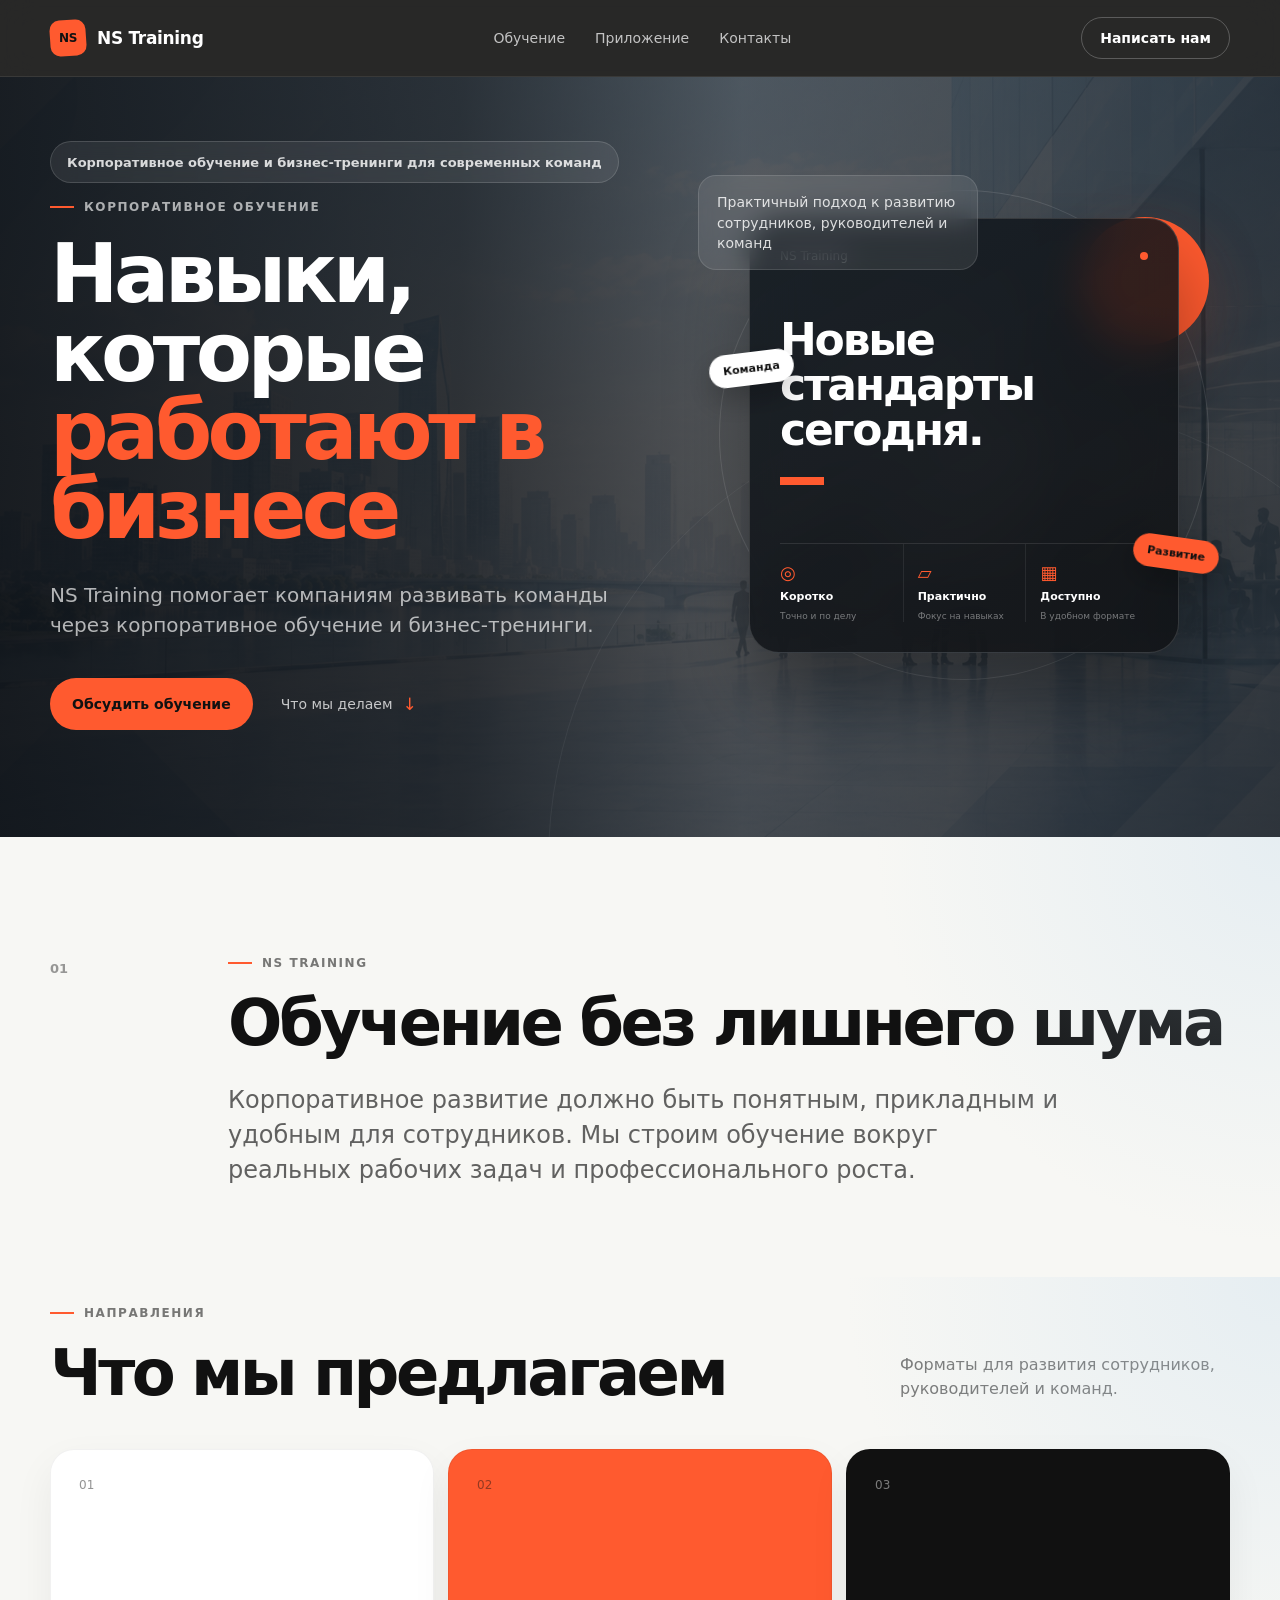
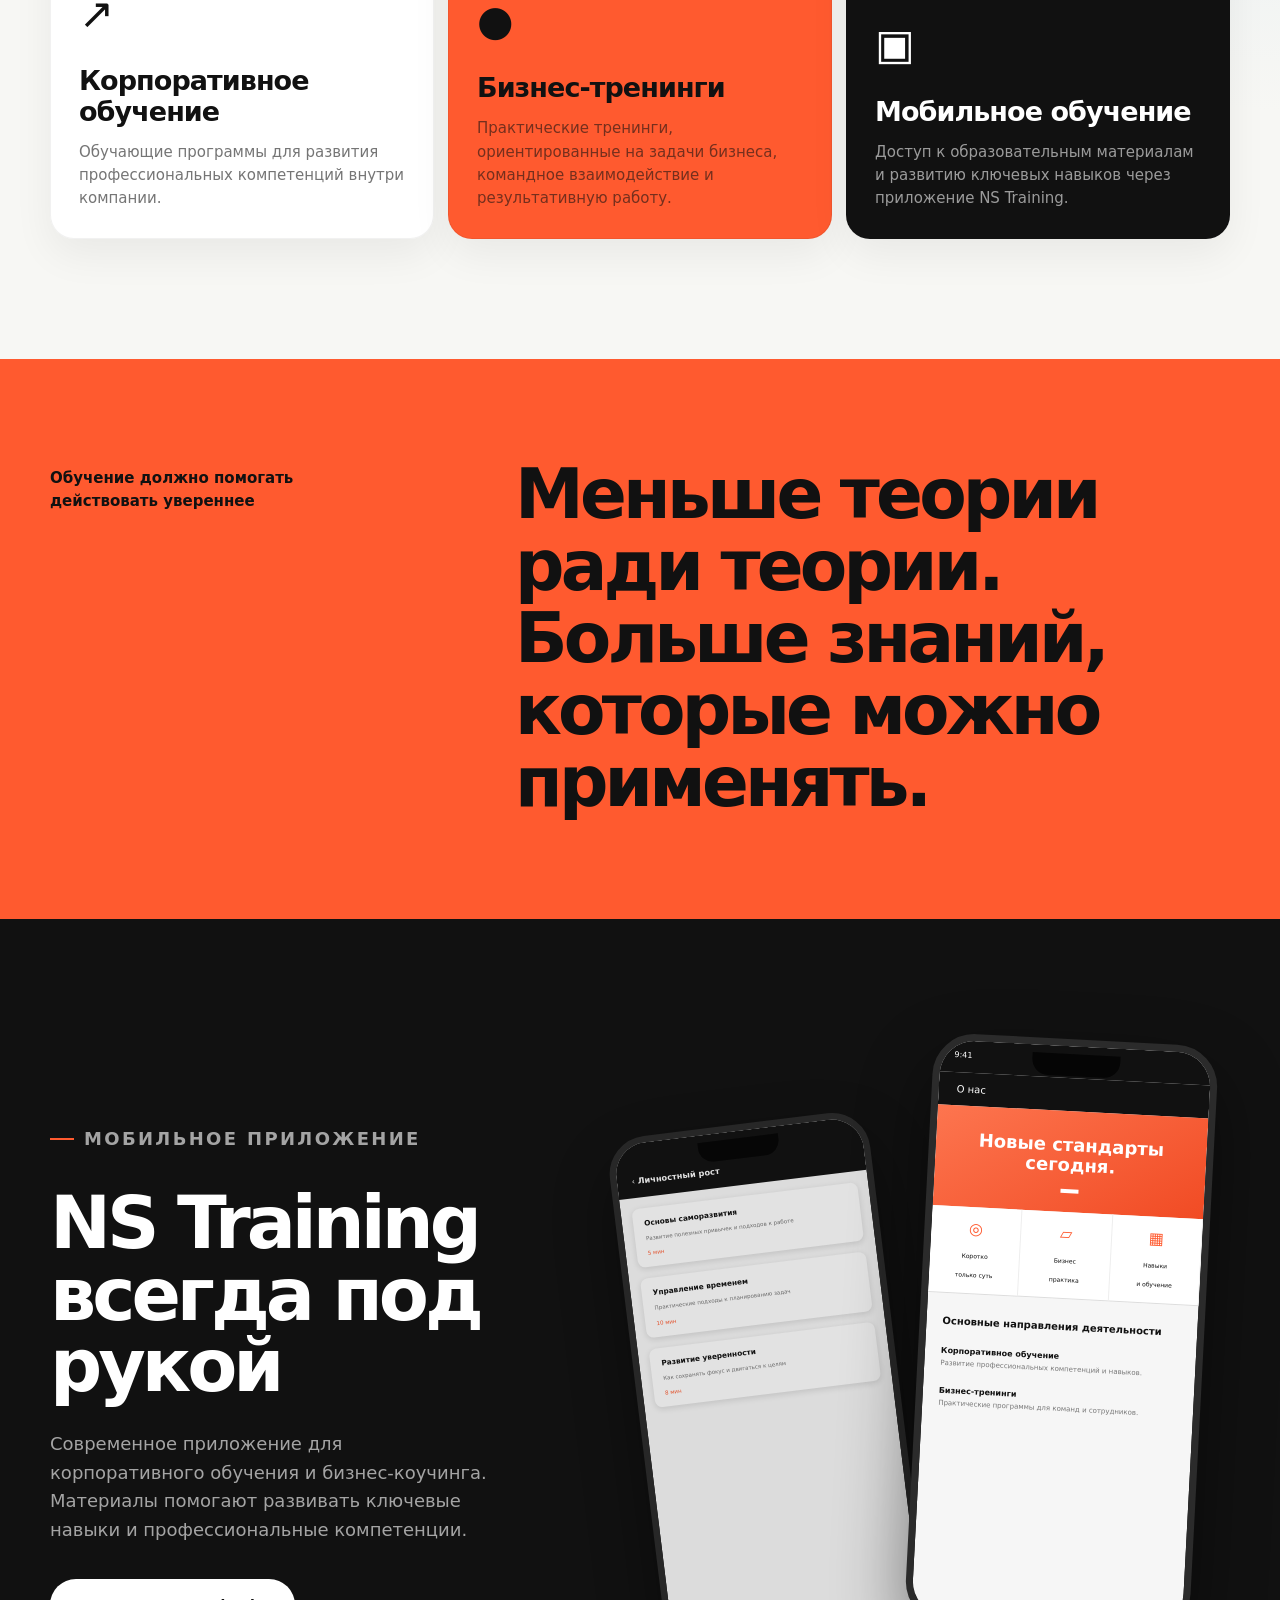
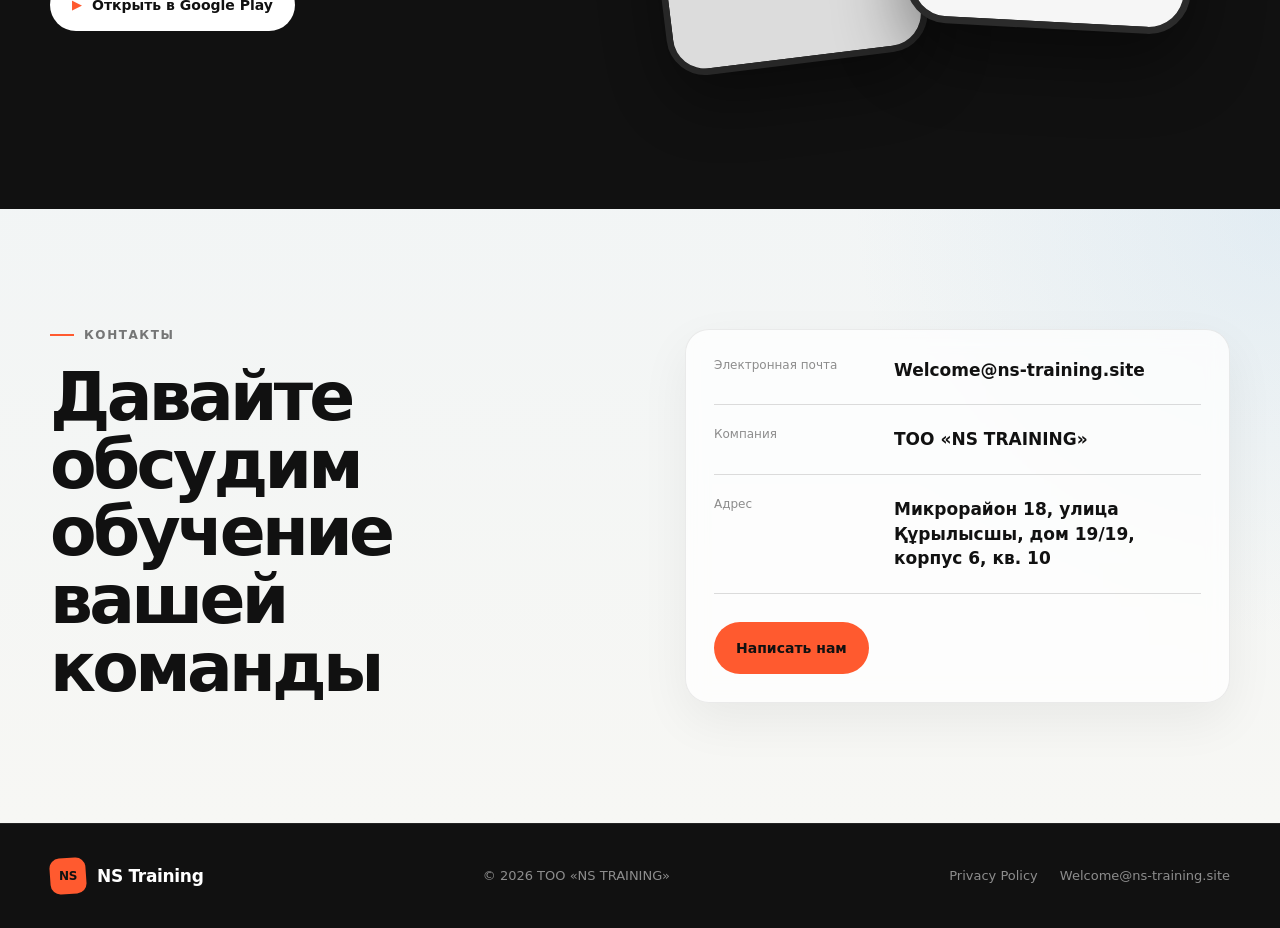
<file: index.html>
<!doctype html>
<html lang="ru">
<head>
  <meta charset="utf-8">
  <meta name="viewport" content="width=device-width, initial-scale=1">
  <title>NS Training — корпоративное обучение и бизнес-тренинги</title>
  <meta name="description" content="NS Training — корпоративное обучение и бизнес-тренинги для развития профессиональных и управленческих навыков.">
  <meta name="theme-color" content="#111111">
  <meta property="og:title" content="NS Training — корпоративное обучение и бизнес-тренинги">
  <meta property="og:description" content="Обучение для команд и бизнеса. Практичный формат, современная подача и мобильное приложение NS Training.">
  <meta property="og:type" content="website">
  <meta property="og:url" content="https://ns-training.site/">
  <link rel="icon" href="assets/favicon.svg" type="image/svg+xml">
  <link rel="stylesheet" href="styles.css">
</head>
<body>
  <header class="site-header" id="top">
    <div class="container header-inner">
      <a class="brand" href="#top" aria-label="NS Training — на главную">
        <span class="brand-mark" aria-hidden="true"><span>NS</span></span>
        <span class="brand-name">NS Training</span>
      </a>

      <nav class="nav" aria-label="Основная навигация">
        <a href="#services">Обучение</a>
        <a href="#app">Приложение</a>
        <a href="#contacts">Контакты</a>
      </nav>

      <a class="button button-small button-outline" href="mailto:Welcome@ns-training.site">Написать нам</a>
    </div>
  </header>

  <main>
    <section class="hero section-dark">
      <div class="hero-bg" aria-hidden="true"></div>
      <div class="hero-overlay" aria-hidden="true"></div>
      <div class="container hero-grid">
        <div class="hero-copy reveal">
          <div class="hero-note">Корпоративное обучение и бизнес-тренинги для современных команд</div>
          <p class="eyebrow"><span></span> Корпоративное обучение</p>
          <h1>Навыки, которые<br><strong>работают в бизнесе</strong></h1>
          <p class="hero-lead">NS Training помогает компаниям развивать команды через корпоративное обучение и бизнес-тренинги.</p>
          <div class="hero-actions">
            <a class="button button-primary" href="mailto:Welcome@ns-training.site?subject=Запрос%20на%20обучение">Обсудить обучение</a>
            <a class="text-link" href="#services">Что мы делаем <span aria-hidden="true">↓</span></a>
          </div>
        </div>

        <div class="hero-visual reveal" aria-hidden="true">
          <div class="hero-visual-caption">Практичный подход к развитию сотрудников, руководителей и команд</div>
          <div class="orbit orbit-one"></div>
          <div class="orbit orbit-two"></div>
          <div class="hero-card hero-card-main">
            <div class="card-topline">
              <span>NS Training</span>
              <span class="dot"></span>
            </div>
            <div class="hero-card-title">Новые стандарты<br>сегодня.</div>
            <div class="hero-card-grid">
              <div><span class="mini-icon">◎</span><b>Коротко</b><small>Точно и по делу</small></div>
              <div><span class="mini-icon">▱</span><b>Практично</b><small>Фокус на навыках</small></div>
              <div><span class="mini-icon">▦</span><b>Доступно</b><small>В удобном формате</small></div>
            </div>
          </div>
          <div class="floating-chip chip-one">Команда</div>
          <div class="floating-chip chip-two">Развитие</div>
          <div class="accent-disc"></div>
        </div>
      </div>
    </section>

    <section class="intro section-light">
      <div class="container intro-grid">
        <div class="section-number">01</div>
        <div>
          <p class="eyebrow dark"><span></span> NS Training</p>
          <h2>Обучение без лишнего шума</h2>
          <p class="section-lead">Корпоративное развитие должно быть понятным, прикладным и удобным для сотрудников. Мы строим обучение вокруг реальных рабочих задач и профессионального роста.</p>
        </div>
      </div>
    </section>

    <section class="services section-light" id="services">
      <div class="container">
        <div class="section-head">
          <div>
            <p class="eyebrow dark"><span></span> Направления</p>
            <h2>Что мы предлагаем</h2>
          </div>
          <p>Форматы для развития сотрудников, руководителей и команд.</p>
        </div>

        <div class="service-grid">
          <article class="service-card reveal">
            <div class="service-index">01</div>
            <div class="service-symbol">↗</div>
            <h3>Корпоративное обучение</h3>
            <p>Обучающие программы для развития профессиональных компетенций внутри компании.</p>
          </article>

          <article class="service-card service-card-accent reveal">
            <div class="service-index">02</div>
            <div class="service-symbol">●</div>
            <h3>Бизнес-тренинги</h3>
            <p>Практические тренинги, ориентированные на задачи бизнеса, командное взаимодействие и результативную работу.</p>
          </article>

          <article class="service-card service-card-dark reveal">
            <div class="service-index">03</div>
            <div class="service-symbol">▣</div>
            <h3>Мобильное обучение</h3>
            <p>Доступ к образовательным материалам и развитию ключевых навыков через приложение NS Training.</p>
          </article>
        </div>
      </div>
    </section>

    <section class="statement section-orange">
      <div class="container statement-grid">
        <p class="statement-kicker">Обучение должно помогать действовать увереннее</p>
        <h2>Меньше теории ради теории.<br>Больше знаний, которые можно применять.</h2>
      </div>
    </section>

    <section class="app-section section-dark" id="app">
      <div class="container app-grid">
        <div class="app-copy reveal">
          <p class="eyebrow"><span></span> Мобильное приложение</p>
          <h2>NS Training<br>всегда под рукой</h2>
          <p>Современное приложение для корпоративного обучения и бизнес-коучинга. Материалы помогают развивать ключевые навыки и профессиональные компетенции.</p>
          <a class="button button-white" href="https://play.google.com/store/apps/details?id=com.nstraining.promo&pli=1" target="_blank" rel="noopener noreferrer">
            <span class="play-icon" aria-hidden="true">▶</span>
            Открыть в Google Play
          </a>
        </div>

        <div class="phones reveal" aria-label="Интерфейс приложения NS Training">
          <div class="phone phone-back" aria-hidden="true">
            <div class="phone-notch"></div>
            <div class="phone-screen white-screen">
              <div class="appbar">‹ <b>Личностный рост</b></div>
              <div class="lesson-card"><b>Основы саморазвития</b><span>Развитие полезных привычек и подходов к работе</span><small>5 мин</small></div>
              <div class="lesson-card"><b>Управление временем</b><span>Практические подходы к планированию задач</span><small>10 мин</small></div>
              <div class="lesson-card"><b>Развитие уверенности</b><span>Как сохранять фокус и двигаться к целям</span><small>8 мин</small></div>
            </div>
          </div>

          <div class="phone phone-front" aria-hidden="true">
            <div class="phone-notch"></div>
            <div class="phone-screen">
              <div class="mock-status">9:41</div>
              <div class="mock-header">О нас</div>
              <div class="mock-hero">Новые стандарты<br><b>сегодня.</b><span></span></div>
              <div class="mock-tabs">
                <div><i>◎</i><small>Коротко<br>только суть</small></div>
                <div><i>▱</i><small>Бизнес<br>практика</small></div>
                <div><i>▦</i><small>Навыки<br>и обучение</small></div>
              </div>
              <div class="mock-content">
                <b>Основные направления деятельности</b>
                <p>Корпоративное обучение</p>
                <span>Развитие профессиональных компетенций и навыков.</span>
                <p>Бизнес-тренинги</p>
                <span>Практические программы для команд и сотрудников.</span>
              </div>
            </div>
          </div>
        </div>
      </div>
    </section>

    <section class="contacts section-light" id="contacts">
      <div class="container contacts-grid">
        <div>
          <p class="eyebrow dark"><span></span> Контакты</p>
          <h2>Давайте обсудим<br>обучение вашей команды</h2>
        </div>
        <div class="contact-panel">
          <div class="contact-row">
            <span>Электронная почта</span>
            <a href="mailto:Welcome@ns-training.site">Welcome@ns-training.site</a>
          </div>
          <div class="contact-row">
            <span>Компания</span>
            <strong>ТОО «NS TRAINING»</strong>
          </div>
          <div class="contact-row">
            <span>Адрес</span>
            <address>Микрорайон 18, улица Құрылысшы, дом 19/19, корпус 6, кв. 10</address>
          </div>
          <a class="button button-primary contact-button" href="mailto:Welcome@ns-training.site?subject=Корпоративное%20обучение">Написать нам</a>
        </div>
      </div>
    </section>
  </main>

  <footer class="footer section-dark">
    <div class="container footer-inner">
      <a class="brand" href="#top" aria-label="NS Training — наверх">
        <span class="brand-mark" aria-hidden="true"><span>NS</span></span>
        <span class="brand-name">NS Training</span>
      </a>
      <p>© <span id="year"></span> ТОО «NS TRAINING»</p>
      <div class="footer-links">
        <a href="privacy.html">Privacy Policy</a>
        <a href="mailto:Welcome@ns-training.site">Welcome@ns-training.site</a>
      </div>
    </div>
  </footer>

  <script src="script.js"></script>
</body>
</html>
</file>
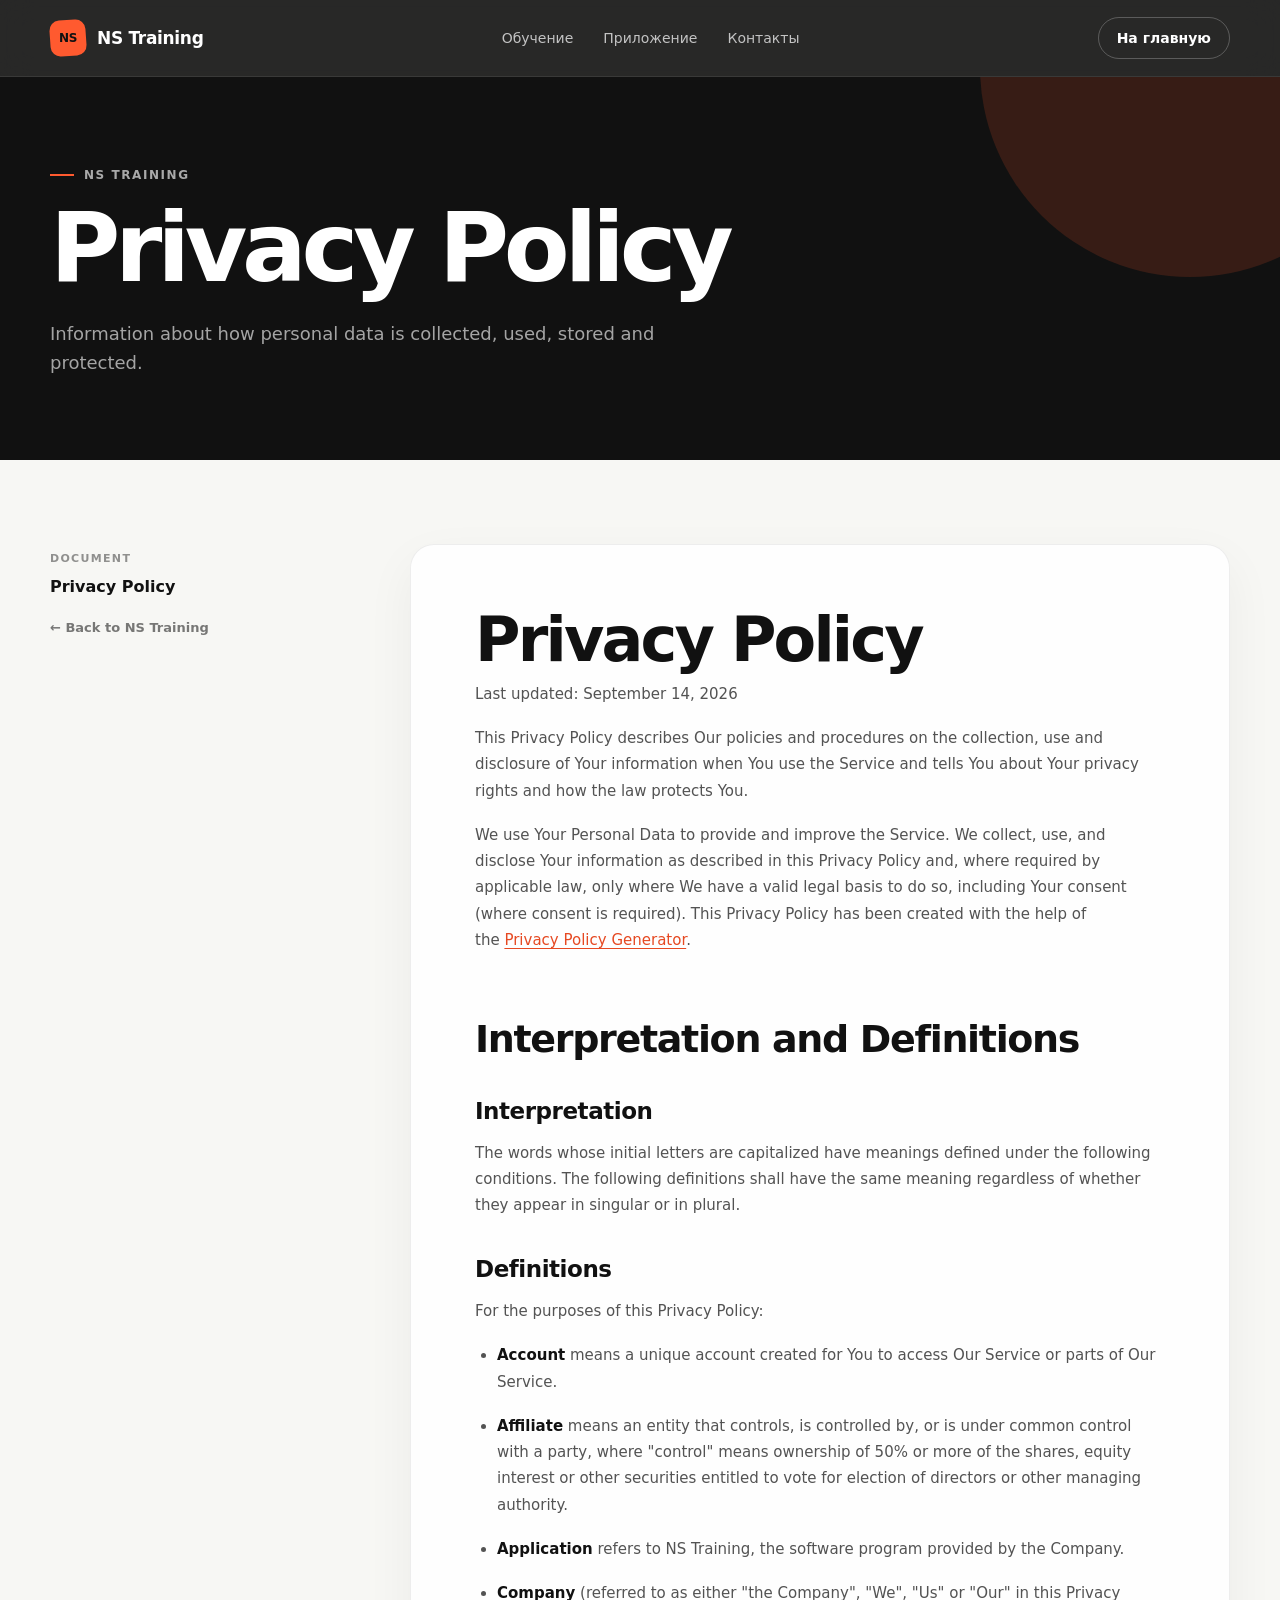
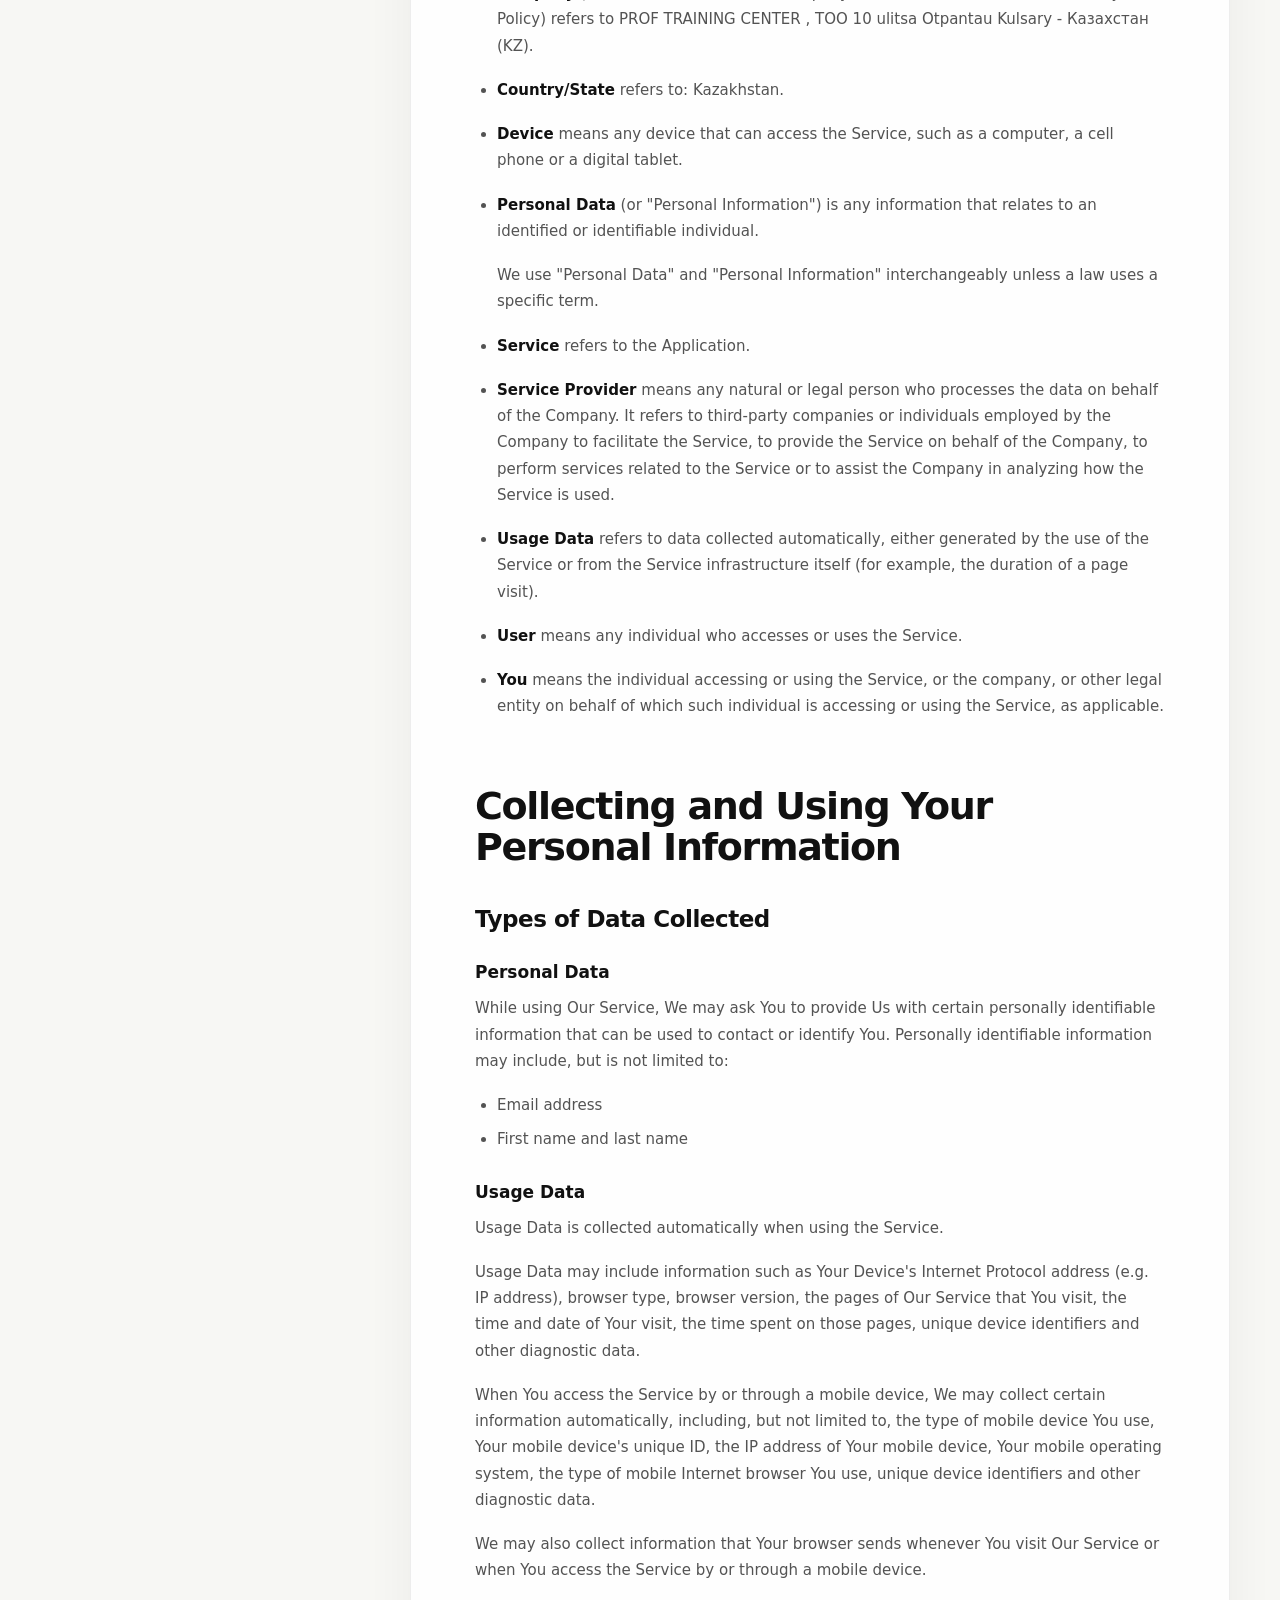
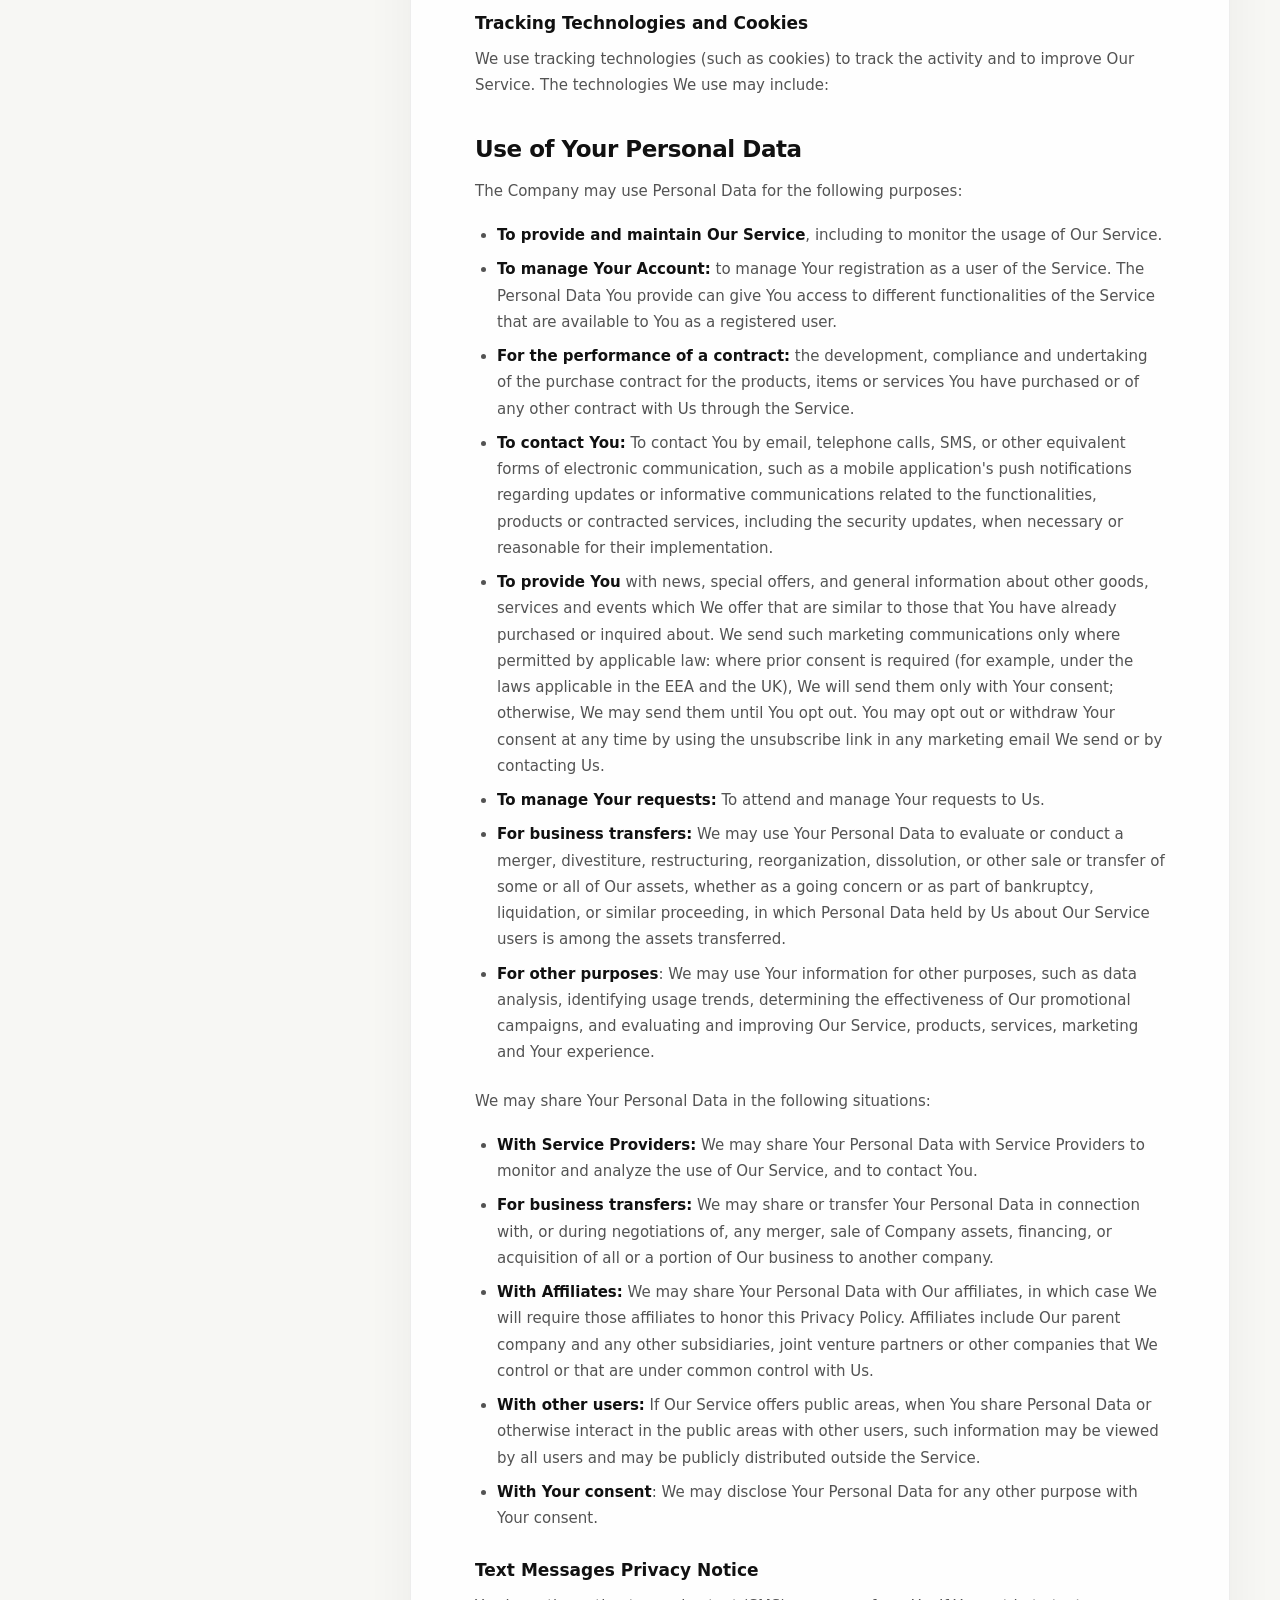
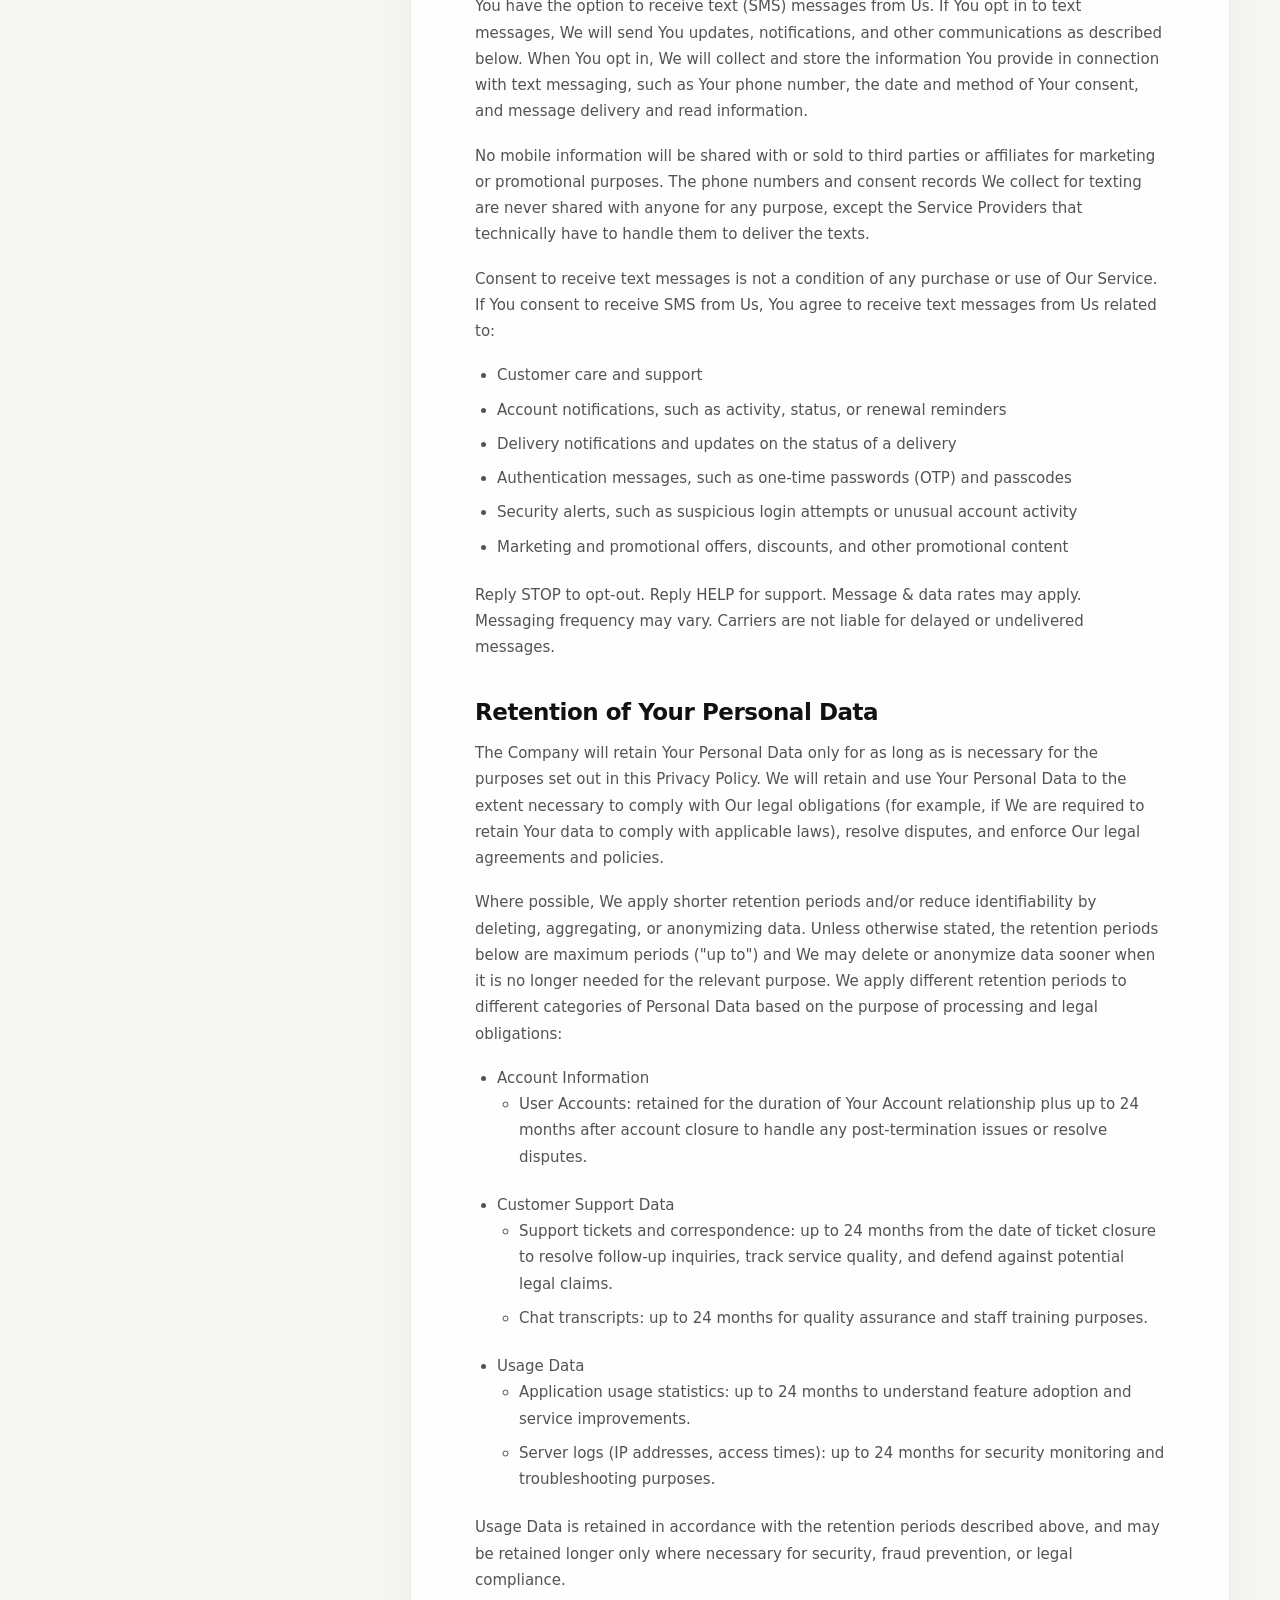
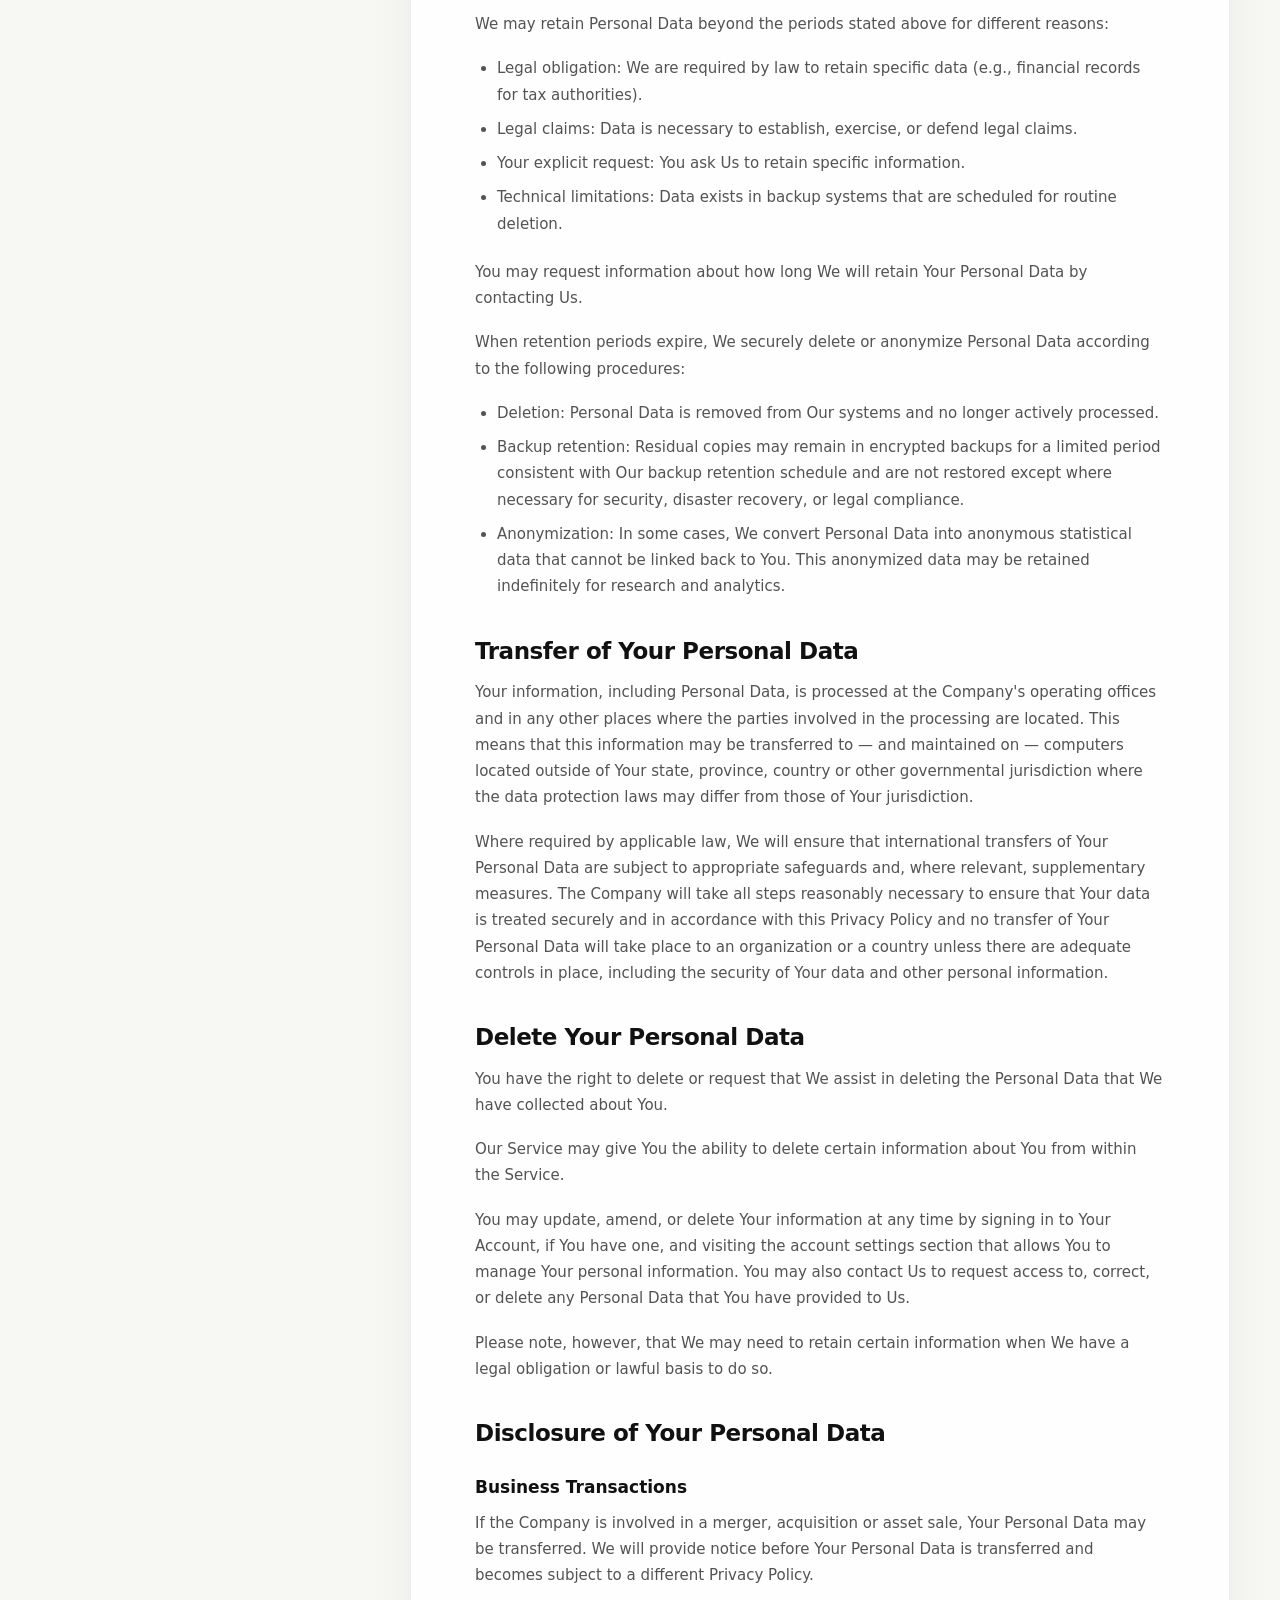
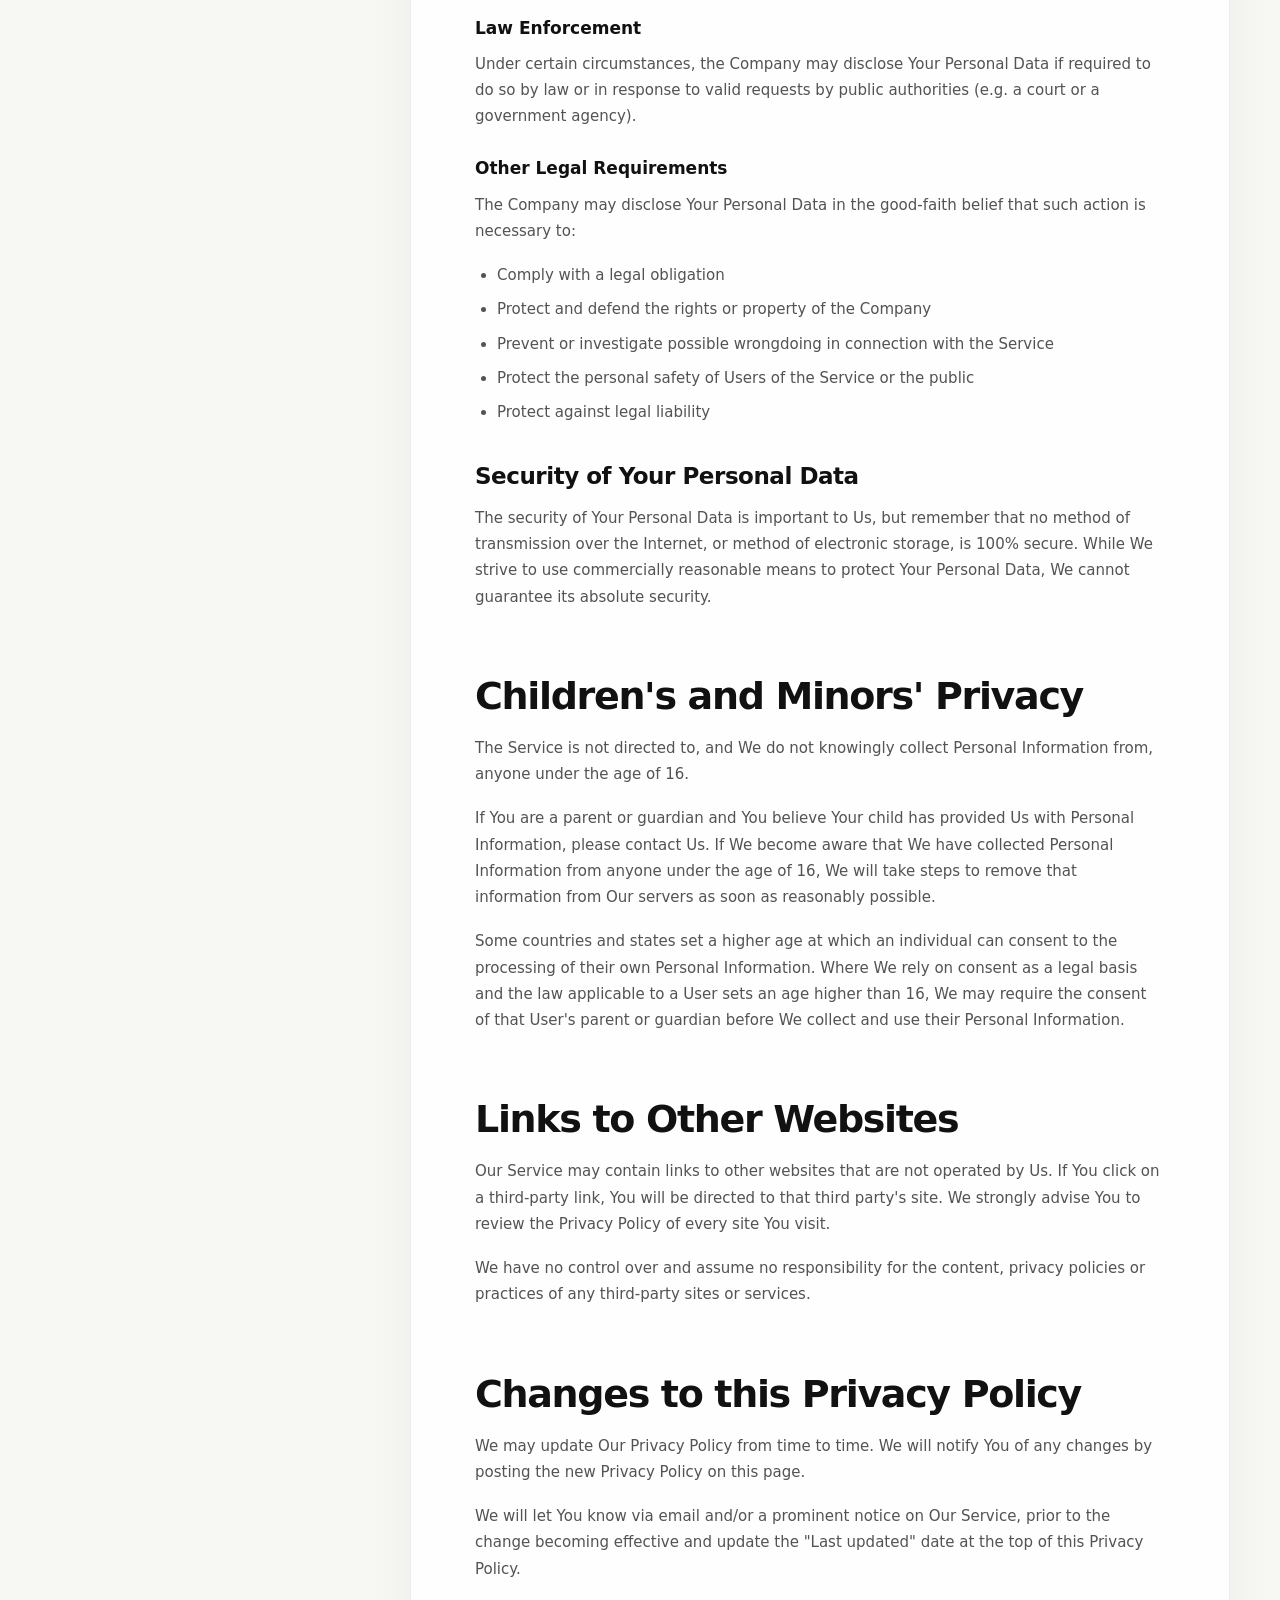
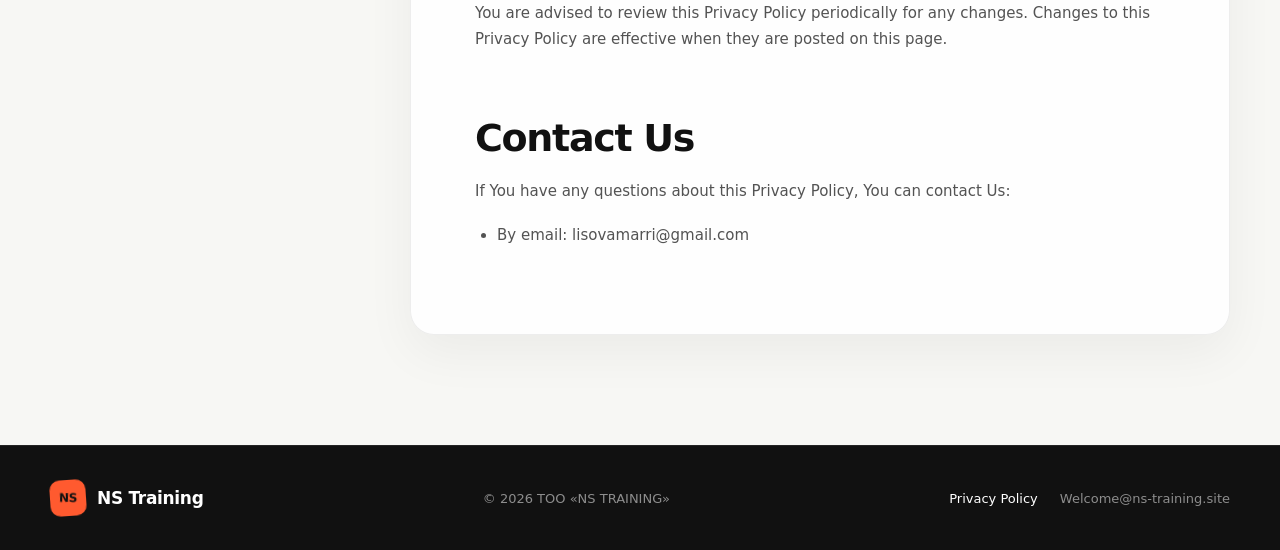
<file: privacy.html>
<!doctype html>
<html lang="en">
<head>
  <meta charset="utf-8">
  <meta name="viewport" content="width=device-width, initial-scale=1">
  <title>Privacy Policy — NS Training</title>
  <meta name="description" content="Privacy Policy for the NS Training website and service.">
  <meta name="theme-color" content="#111111">
  <meta property="og:title" content="Privacy Policy — NS Training">
  <meta property="og:type" content="website">
  <meta property="og:url" content="https://ns-training.site/privacy.html">
  <link rel="icon" href="assets/favicon.svg" type="image/svg+xml">
  <link rel="stylesheet" href="styles.css">
</head>
<body class="legal-body">
  <header class="site-header">
    <div class="container header-inner">
      <a class="brand" href="index.html" aria-label="NS Training — home">
        <span class="brand-mark" aria-hidden="true"><span>NS</span></span>
        <span class="brand-name">NS Training</span>
      </a>

      <nav class="nav legal-nav" aria-label="Privacy page navigation">
        <a href="index.html#services">Обучение</a>
        <a href="index.html#app">Приложение</a>
        <a href="index.html#contacts">Контакты</a>
      </nav>

      <a class="button button-small button-outline" href="index.html">На главную</a>
    </div>
  </header>

  <main class="legal-main">
    <div class="legal-hero section-dark">
      <div class="container legal-hero-inner">
        <p class="eyebrow"><span></span> NS Training</p>
        <h1>Privacy Policy</h1>
        <p>Information about how personal data is collected, used, stored and protected.</p>
      </div>
    </div>

    <section class="legal-section section-light">
      <div class="container legal-layout">
        <aside class="legal-aside" aria-label="Page details">
          <span class="legal-label">Document</span>
          <strong>Privacy Policy</strong>
          <a href="index.html">← Back to NS Training</a>
        </aside>
        <article class="legal-content">
<h1 id="privacy-policy">Privacy Policy</h1>
<p>Last updated: September 14, 2026</p>
<p>This Privacy Policy describes Our policies and procedures on the collection, use and disclosure of Your information when You use the Service and tells You about Your privacy rights and how the law protects You.</p>
<p>We use Your Personal Data to provide and improve the Service. We collect, use, and disclose Your information as described in this Privacy Policy and, where required by applicable law, only where We have a valid legal basis to do so, including Your consent (where consent is required). This Privacy Policy has been created with the help of the <a href="https://www.termsfeed.com/privacy-policy-generator/">Privacy Policy Generator</a>.</p>
<h2 id="interpretation-and-definitions">Interpretation and Definitions</h2>
<h3 id="interpretation">Interpretation</h3>
<p>The words whose initial letters are capitalized have meanings defined under the following conditions. The following definitions shall have the same meaning regardless of whether they appear in singular or in plural.</p>
<h3 id="definitions">Definitions</h3>
<p>For the purposes of this Privacy Policy:</p>
<ul>
<li><p><strong>Account</strong> means a unique account created for You to access Our Service or parts of Our Service.</p></li>
<li><p><strong>Affiliate</strong> means an entity that controls, is controlled by, or is under common control with a party, where "control" means ownership of 50% or more of the shares, equity interest or other securities entitled to vote for election of directors or other managing authority.</p></li>
<li><p><strong>Application</strong> refers to NS Training, the software program provided by the Company.</p></li>
<li><p><strong>Company</strong> (referred to as either "the Company", "We", "Us" or "Our" in this Privacy Policy) refers to PROF TRAINING CENTER , TOO 10 ulitsa Otpantau Kulsary - Казахстан (KZ).</p></li>
<li><p><strong>Country/State</strong> refers to: Kazakhstan.</p></li>
<li><p><strong>Device</strong> means any device that can access the Service, such as a computer, a cell phone or a digital tablet.</p></li>
<li><p><strong>Personal Data</strong> (or "Personal Information") is any information that relates to an identified or identifiable individual.</p>
<p>We use "Personal Data" and "Personal Information" interchangeably unless a law uses a specific term.</p></li>
<li><p><strong>Service</strong> refers to the Application.</p></li>
<li><p><strong>Service Provider</strong> means any natural or legal person who processes the data on behalf of the Company. It refers to third-party companies or individuals employed by the Company to facilitate the Service, to provide the Service on behalf of the Company, to perform services related to the Service or to assist the Company in analyzing how the Service is used.</p></li>
<li><p><strong>Usage Data</strong> refers to data collected automatically, either generated by the use of the Service or from the Service infrastructure itself (for example, the duration of a page visit).</p></li>
<li><p><strong>User</strong> means any individual who accesses or uses the Service.</p></li>
<li><p><strong>You</strong> means the individual accessing or using the Service, or the company, or other legal entity on behalf of which such individual is accessing or using the Service, as applicable.</p></li>
</ul>
<h2 id="collecting-and-using-your-personal-information">Collecting and Using Your Personal Information</h2>
<h3 id="types-of-data-collected">Types of Data Collected</h3>
<h4 id="personal-data">Personal Data</h4>
<p>While using Our Service, We may ask You to provide Us with certain personally identifiable information that can be used to contact or identify You. Personally identifiable information may include, but is not limited to:</p>
<ul>
<li>Email address</li>
<li>First name and last name</li>
</ul>
<h4 id="usage-data">Usage Data</h4>
<p>Usage Data is collected automatically when using the Service.</p>
<p>Usage Data may include information such as Your Device's Internet Protocol address (e.g. IP address), browser type, browser version, the pages of Our Service that You visit, the time and date of Your visit, the time spent on those pages, unique device identifiers and other diagnostic data.</p>
<p>When You access the Service by or through a mobile device, We may collect certain information automatically, including, but not limited to, the type of mobile device You use, Your mobile device's unique ID, the IP address of Your mobile device, Your mobile operating system, the type of mobile Internet browser You use, unique device identifiers and other diagnostic data.</p>
<p>We may also collect information that Your browser sends whenever You visit Our Service or when You access the Service by or through a mobile device.</p>
<h4 id="tracking-technologies-and-cookies">Tracking Technologies and Cookies</h4>
<p>We use tracking technologies (such as cookies) to track the activity and to improve Our Service. The technologies We use may include:</p>
<h3 id="use-of-your-personal-data">Use of Your Personal Data</h3>
<p>The Company may use Personal Data for the following purposes:</p>
<ul>
<li><strong>To provide and maintain Our Service</strong>, including to monitor the usage of Our Service.</li>
<li><strong>To manage Your Account:</strong> to manage Your registration as a user of the Service. The Personal Data You provide can give You access to different functionalities of the Service that are available to You as a registered user.</li>
<li><strong>For the performance of a contract:</strong> the development, compliance and undertaking of the purchase contract for the products, items or services You have purchased or of any other contract with Us through the Service.</li>
<li><strong>To contact You:</strong> To contact You by email, telephone calls, SMS, or other equivalent forms of electronic communication, such as a mobile application's push notifications regarding updates or informative communications related to the functionalities, products or contracted services, including the security updates, when necessary or reasonable for their implementation.</li>
<li><strong>To provide You</strong> with news, special offers, and general information about other goods, services and events which We offer that are similar to those that You have already purchased or inquired about. We send such marketing communications only where permitted by applicable law: where prior consent is required (for example, under the laws applicable in the EEA and the UK), We will send them only with Your consent; otherwise, We may send them until You opt out. You may opt out or withdraw Your consent at any time by using the unsubscribe link in any marketing email We send or by contacting Us.</li>
<li><strong>To manage Your requests:</strong> To attend and manage Your requests to Us.</li>
<li><strong>For business transfers:</strong> We may use Your Personal Data to evaluate or conduct a merger, divestiture, restructuring, reorganization, dissolution, or other sale or transfer of some or all of Our assets, whether as a going concern or as part of bankruptcy, liquidation, or similar proceeding, in which Personal Data held by Us about Our Service users is among the assets transferred.</li>
<li><strong>For other purposes</strong>: We may use Your information for other purposes, such as data analysis, identifying usage trends, determining the effectiveness of Our promotional campaigns, and evaluating and improving Our Service, products, services, marketing and Your experience.</li>
</ul>
<p>We may share Your Personal Data in the following situations:</p>
<ul>
<li><strong>With Service Providers:</strong> We may share Your Personal Data with Service Providers to monitor and analyze the use of Our Service, and to contact You.</li>
<li><strong>For business transfers:</strong> We may share or transfer Your Personal Data in connection with, or during negotiations of, any merger, sale of Company assets, financing, or acquisition of all or a portion of Our business to another company.</li>
<li><strong>With Affiliates:</strong> We may share Your Personal Data with Our affiliates, in which case We will require those affiliates to honor this Privacy Policy. Affiliates include Our parent company and any other subsidiaries, joint venture partners or other companies that We control or that are under common control with Us.</li>
<li><strong>With other users:</strong> If Our Service offers public areas, when You share Personal Data or otherwise interact in the public areas with other users, such information may be viewed by all users and may be publicly distributed outside the Service.</li>
<li><strong>With Your consent</strong>: We may disclose Your Personal Data for any other purpose with Your consent.</li>
</ul>
<h4 id="text-messages-privacy-notice">Text Messages Privacy Notice</h4>
<p>You have the option to receive text (SMS) messages from Us. If You opt in to text messages, We will send You updates, notifications, and other communications as described below. When You opt in, We will collect and store the information You provide in connection with text messaging, such as Your phone number, the date and method of Your consent, and message delivery and read information.</p>
<p>No mobile information will be shared with or sold to third parties or affiliates for marketing or promotional purposes. The phone numbers and consent records We collect for texting are never shared with anyone for any purpose, except the Service Providers that technically have to handle them to deliver the texts.</p>
<p>Consent to receive text messages is not a condition of any purchase or use of Our Service. If You consent to receive SMS from Us, You agree to receive text messages from Us related to:</p>
<ul>
<li>Customer care and support</li>
<li>Account notifications, such as activity, status, or renewal reminders</li>
<li>Delivery notifications and updates on the status of a delivery</li>
<li>Authentication messages, such as one-time passwords (OTP) and passcodes</li>
<li>Security alerts, such as suspicious login attempts or unusual account activity</li>
<li>Marketing and promotional offers, discounts, and other promotional content</li>
</ul>
<p>Reply STOP to opt-out. Reply HELP for support. Message &amp; data rates may apply. Messaging frequency may vary. Carriers are not liable for delayed or undelivered messages.</p>
<h3 id="retention-of-your-personal-data">Retention of Your Personal Data</h3>
<p>The Company will retain Your Personal Data only for as long as is necessary for the purposes set out in this Privacy Policy. We will retain and use Your Personal Data to the extent necessary to comply with Our legal obligations (for example, if We are required to retain Your data to comply with applicable laws), resolve disputes, and enforce Our legal agreements and policies.</p>
<p>Where possible, We apply shorter retention periods and/or reduce identifiability by deleting, aggregating, or anonymizing data. Unless otherwise stated, the retention periods below are maximum periods ("up to") and We may delete or anonymize data sooner when it is no longer needed for the relevant purpose. We apply different retention periods to different categories of Personal Data based on the purpose of processing and legal obligations:</p>
<ul>
<li>Account Information
<ul>
<li>User Accounts: retained for the duration of Your Account relationship plus up to 24 months after account closure to handle any post-termination issues or resolve disputes.</li>
</ul></li>
<li>Customer Support Data
<ul>
<li>Support tickets and correspondence: up to 24 months from the date of ticket closure to resolve follow-up inquiries, track service quality, and defend against potential legal claims.</li>
<li>Chat transcripts: up to 24 months for quality assurance and staff training purposes.</li>
</ul></li>
<li>Usage Data
<ul>
<li>Application usage statistics: up to 24 months to understand feature adoption and service improvements.</li>
<li>Server logs (IP addresses, access times): up to 24 months for security monitoring and troubleshooting purposes.</li>
</ul></li>
</ul>
<p>Usage Data is retained in accordance with the retention periods described above, and may be retained longer only where necessary for security, fraud prevention, or legal compliance.</p>
<p>We may retain Personal Data beyond the periods stated above for different reasons:</p>
<ul>
<li>Legal obligation: We are required by law to retain specific data (e.g., financial records for tax authorities).</li>
<li>Legal claims: Data is necessary to establish, exercise, or defend legal claims.</li>
<li>Your explicit request: You ask Us to retain specific information.</li>
<li>Technical limitations: Data exists in backup systems that are scheduled for routine deletion.</li>
</ul>
<p>You may request information about how long We will retain Your Personal Data by contacting Us.</p>
<p>When retention periods expire, We securely delete or anonymize Personal Data according to the following procedures:</p>
<ul>
<li>Deletion: Personal Data is removed from Our systems and no longer actively processed.</li>
<li>Backup retention: Residual copies may remain in encrypted backups for a limited period consistent with Our backup retention schedule and are not restored except where necessary for security, disaster recovery, or legal compliance.</li>
<li>Anonymization: In some cases, We convert Personal Data into anonymous statistical data that cannot be linked back to You. This anonymized data may be retained indefinitely for research and analytics.</li>
</ul>
<h3 id="transfer-of-your-personal-data">Transfer of Your Personal Data</h3>
<p>Your information, including Personal Data, is processed at the Company's operating offices and in any other places where the parties involved in the processing are located. This means that this information may be transferred to — and maintained on — computers located outside of Your state, province, country or other governmental jurisdiction where the data protection laws may differ from those of Your jurisdiction.</p>
<p>Where required by applicable law, We will ensure that international transfers of Your Personal Data are subject to appropriate safeguards and, where relevant, supplementary measures. The Company will take all steps reasonably necessary to ensure that Your data is treated securely and in accordance with this Privacy Policy and no transfer of Your Personal Data will take place to an organization or a country unless there are adequate controls in place, including the security of Your data and other personal information.</p>
<h3 id="delete-your-personal-data">Delete Your Personal Data</h3>
<p>You have the right to delete or request that We assist in deleting the Personal Data that We have collected about You.</p>
<p>Our Service may give You the ability to delete certain information about You from within the Service.</p>
<p>You may update, amend, or delete Your information at any time by signing in to Your Account, if You have one, and visiting the account settings section that allows You to manage Your personal information. You may also contact Us to request access to, correct, or delete any Personal Data that You have provided to Us.</p>
<p>Please note, however, that We may need to retain certain information when We have a legal obligation or lawful basis to do so.</p>
<h3 id="disclosure-of-your-personal-data">Disclosure of Your Personal Data</h3>
<h4 id="business-transactions">Business Transactions</h4>
<p>If the Company is involved in a merger, acquisition or asset sale, Your Personal Data may be transferred. We will provide notice before Your Personal Data is transferred and becomes subject to a different Privacy Policy.</p>
<h4 id="law-enforcement">Law Enforcement</h4>
<p>Under certain circumstances, the Company may disclose Your Personal Data if required to do so by law or in response to valid requests by public authorities (e.g. a court or a government agency).</p>
<h4 id="other-legal-requirements">Other Legal Requirements</h4>
<p>The Company may disclose Your Personal Data in the good-faith belief that such action is necessary to:</p>
<ul>
<li>Comply with a legal obligation</li>
<li>Protect and defend the rights or property of the Company</li>
<li>Prevent or investigate possible wrongdoing in connection with the Service</li>
<li>Protect the personal safety of Users of the Service or the public</li>
<li>Protect against legal liability</li>
</ul>
<h3 id="security-of-your-personal-data">Security of Your Personal Data</h3>
<p>The security of Your Personal Data is important to Us, but remember that no method of transmission over the Internet, or method of electronic storage, is 100% secure. While We strive to use commercially reasonable means to protect Your Personal Data, We cannot guarantee its absolute security.</p>
<h2 id="childrens-and-minors-privacy">Children's and Minors' Privacy</h2>
<p>The Service is not directed to, and We do not knowingly collect Personal Information from, anyone under the age of 16.</p>
<p>If You are a parent or guardian and You believe Your child has provided Us with Personal Information, please contact Us. If We become aware that We have collected Personal Information from anyone under the age of 16, We will take steps to remove that information from Our servers as soon as reasonably possible.</p>
<p>Some countries and states set a higher age at which an individual can consent to the processing of their own Personal Information. Where We rely on consent as a legal basis and the law applicable to a User sets an age higher than 16, We may require the consent of that User's parent or guardian before We collect and use their Personal Information.</p>
<h2 id="links-to-other-websites">Links to Other Websites</h2>
<p>Our Service may contain links to other websites that are not operated by Us. If You click on a third-party link, You will be directed to that third party's site. We strongly advise You to review the Privacy Policy of every site You visit.</p>
<p>We have no control over and assume no responsibility for the content, privacy policies or practices of any third-party sites or services.</p>
<h2 id="changes-to-this-privacy-policy">Changes to this Privacy Policy</h2>
<p>We may update Our Privacy Policy from time to time. We will notify You of any changes by posting the new Privacy Policy on this page.</p>
<p>We will let You know via email and/or a prominent notice on Our Service, prior to the change becoming effective and update the "Last updated" date at the top of this Privacy Policy.</p>
<p>You are advised to review this Privacy Policy periodically for any changes. Changes to this Privacy Policy are effective when they are posted on this page.</p>
<h2 id="contact-us">Contact Us</h2>
<p>If You have any questions about this Privacy Policy, You can contact Us:</p>
<ul>
<li>By email: lisovamarri@gmail.com</li>
</ul>
        </article>
      </div>
    </section>
  </main>

  <footer class="footer section-dark">
    <div class="container footer-inner">
      <a class="brand" href="index.html" aria-label="NS Training — home">
        <span class="brand-mark" aria-hidden="true"><span>NS</span></span>
        <span class="brand-name">NS Training</span>
      </a>
      <p>© <span id="year"></span> ТОО «NS TRAINING»</p>
      <div class="footer-links">
        <a href="privacy.html" aria-current="page">Privacy Policy</a>
        <a href="mailto:Welcome@ns-training.site">Welcome@ns-training.site</a>
      </div>
    </div>
  </footer>

  <script src="script.js"></script>
</body>
</html>
</file>
<file: styles.css>
:root {
  --black: #111111;
  --black-2: #191919;
  --white: #ffffff;
  --paper: #f7f7f4;
  --orange: #ff5a2f;
  --orange-dark: #e64922;
  --blue-fog: #e8f1f8;
  --blue-line: rgba(103, 151, 187, 0.18);
  --gray: #9d9d9d;
  --line: rgba(17, 17, 17, 0.14);
  --max: 1180px;
  --radius: 24px;
}

* { box-sizing: border-box; }
html { scroll-behavior: smooth; }
body {
  margin: 0;
  font-family: Inter, ui-sans-serif, system-ui, -apple-system, BlinkMacSystemFont, "Segoe UI", sans-serif;
  color: var(--black);
  background: var(--paper);
  -webkit-font-smoothing: antialiased;
}

a { color: inherit; text-decoration: none; }
button, a { -webkit-tap-highlight-color: transparent; }

.container {
  width: min(calc(100% - 48px), var(--max));
  margin: 0 auto;
}

.section-dark { background: var(--black); color: var(--white); }
.section-light { position: relative; }
.section-light { background: var(--paper); color: var(--black); }
.section-orange { background: var(--orange); color: var(--black); }

.site-header {
  position: sticky;
  top: 0;
  z-index: 50;
  color: var(--white);
  background: rgba(17,17,17,0.9);
  backdrop-filter: blur(16px);
  border-bottom: 1px solid rgba(255,255,255,0.08);
}

.header-inner {
  height: 76px;
  display: flex;
  align-items: center;
  justify-content: space-between;
  gap: 28px;
}

.brand { display: inline-flex; align-items: center; gap: 11px; font-weight: 750; letter-spacing: -0.02em; }
.brand-mark {
  width: 36px; height: 36px; border-radius: 10px;
  display: grid; place-items: center;
  background: var(--orange);
  color: var(--black);
  font-size: 12px; font-weight: 900;
  transform: rotate(-4deg);
}
.brand-mark span { transform: rotate(4deg); }
.brand-name { font-size: 17px; }

.nav { display: flex; align-items: center; gap: 30px; font-size: 14px; color: rgba(255,255,255,0.72); }
.nav a { transition: color .2s ease; }
.nav a:hover { color: var(--white); }

.button {
  min-height: 52px;
  padding: 0 22px;
  border-radius: 999px;
  display: inline-flex;
  align-items: center;
  justify-content: center;
  gap: 10px;
  font-weight: 750;
  font-size: 14px;
  transition: transform .2s ease, background .2s ease, color .2s ease, border-color .2s ease;
}
.button:hover { transform: translateY(-2px); }
.button-small { min-height: 42px; padding: 0 18px; }
.button-outline { border: 1px solid rgba(255,255,255,.24); }
.button-outline:hover { border-color: rgba(255,255,255,.6); }
.button-primary { background: var(--orange); color: var(--black); }
.button-primary:hover { background: #ff6e49; }
.button-white { background: var(--white); color: var(--black); }
.button-white:hover { background: #f0f0f0; }

.hero {
  min-height: 760px;
  position: relative;
  overflow: hidden;
  isolation: isolate;
}
.hero-bg {
  position: absolute;
  inset: 0;
  background-image: url("assets/hero-bg.png");
  background-size: cover;
  background-position: center center;
  opacity: .64;
  transform: scale(1.03);
}
.hero-overlay {
  position: absolute;
  inset: 0;
  background:
    linear-gradient(90deg, rgba(7,11,16,.88) 0%, rgba(7,11,16,.74) 36%, rgba(12,18,25,.52) 58%, rgba(12,18,25,.68) 100%),
    linear-gradient(180deg, rgba(195,220,239,.14) 0%, rgba(0,0,0,0) 40%, rgba(0,0,0,.12) 100%);
}
.hero::after {
  content: "";
  position: absolute;
  inset: auto -15vw -38vw auto;
  width: 72vw; height: 72vw;
  border: 1px solid rgba(255,255,255,.055);
  border-radius: 50%;
}
.hero-grid {
  min-height: 684px;
  display: grid;
  grid-template-columns: 1.05fr .95fr;
  align-items: center;
  gap: 60px;
  padding: 64px 0 76px;
  position: relative;
  z-index: 2;
}
.eyebrow {
  margin: 0 0 22px;
  display: flex; align-items: center; gap: 10px;
  text-transform: uppercase;
  font-size: 12px;
  line-height: 1;
  letter-spacing: .13em;
  font-weight: 800;
  color: rgba(255,255,255,.64);
}
.eyebrow span { width: 24px; height: 2px; background: var(--orange); }
.eyebrow.dark { color: rgba(17,17,17,.56); }
.hero h1, .app-copy h2, .contacts h2, .intro h2, .services h2, .statement h2 {
  margin: 0;
  letter-spacing: -0.055em;
}
.hero h1 { font-size: clamp(52px, 6.4vw, 92px); line-height: .96; font-weight: 570; }
.hero h1 strong { color: var(--orange); font-weight: 780; }
.hero-note {
  display: inline-flex;
  align-items: center;
  min-height: 42px;
  padding: 0 16px;
  margin-bottom: 18px;
  border: 1px solid rgba(255,255,255,.15);
  border-radius: 999px;
  background: rgba(255,255,255,.08);
  color: rgba(255,255,255,.82);
  font-size: 13px;
  font-weight: 650;
  backdrop-filter: blur(14px);
}
.hero-lead {
  max-width: 600px;
  margin: 30px 0 0;
  font-size: 20px;
  line-height: 1.5;
  color: rgba(255,255,255,.68);
}
.hero-actions { display: flex; align-items: center; gap: 28px; margin-top: 38px; }
.text-link { display: inline-flex; gap: 10px; align-items: center; color: rgba(255,255,255,.74); font-size: 14px; }
.text-link span { color: var(--orange); font-size: 17px; }

.hero-visual { min-height: 520px; position: relative; display: grid; place-items: center; }
.hero-visual-caption {
  position: absolute;
  left: 0;
  top: 0;
  max-width: 280px;
  padding: 16px 18px;
  border: 1px solid rgba(255,255,255,.12);
  border-radius: 18px;
  background: rgba(255,255,255,.09);
  color: rgba(255,255,255,.82);
  font-size: 14px;
  line-height: 1.45;
  backdrop-filter: blur(14px);
  z-index: 6;
}
.hero-card {
  position: relative; z-index: 5;
  width: min(100%, 430px);
  padding: 30px;
  border: 1px solid rgba(255,255,255,.14);
  border-radius: 30px;
  background: linear-gradient(150deg, rgba(18,25,32,.88) 0%, rgba(15,17,20,.84) 82%);
  box-shadow: 0 40px 80px rgba(0,0,0,.35);
  backdrop-filter: blur(20px);
}
.card-topline { display: flex; justify-content: space-between; align-items: center; font-size: 12px; color: rgba(255,255,255,.48); }
.card-topline .dot { width: 8px; height: 8px; border-radius: 50%; background: var(--orange); }
.hero-card-title { margin-top: 55px; font-size: 44px; line-height: 1.02; font-weight: 800; letter-spacing: -.05em; }
.hero-card-title::after { content: ""; display: block; width: 44px; height: 8px; background: var(--orange); margin-top: 24px; }
.hero-card-grid { display: grid; grid-template-columns: repeat(3,1fr); margin-top: 58px; border-top: 1px solid rgba(255,255,255,.1); }
.hero-card-grid > div { padding: 18px 8px 0 0; display: flex; flex-direction: column; gap: 7px; }
.hero-card-grid > div + div { padding-left: 14px; border-left: 1px solid rgba(255,255,255,.08); }
.mini-icon { color: var(--orange); font-size: 18px; }
.hero-card-grid b { font-size: 11px; }
.hero-card-grid small { color: rgba(255,255,255,.42); font-size: 9px; line-height: 1.35; }

.orbit { position: absolute; border-radius: 50%; border: 1px solid rgba(255,255,255,.12); background: radial-gradient(circle at center, rgba(255,255,255,.06), transparent 68%); }
.orbit-one { width: 490px; height: 490px; }
.orbit-two { width: 390px; height: 390px; }
.accent-disc { position: absolute; width: 128px; height: 128px; border-radius: 50%; background: var(--orange); right: 4%; top: 8%; box-shadow: 0 20px 60px rgba(255,90,47,.18); }
.floating-chip { position: absolute; z-index: 8; padding: 10px 14px; border-radius: 999px; background: var(--white); color: var(--black); font-size: 11px; font-weight: 800; box-shadow: 0 12px 30px rgba(0,0,0,.25); }
.chip-one { left: 2%; top: 34%; transform: rotate(-7deg); }
.chip-two { right: 2%; bottom: 24%; transform: rotate(8deg); background: var(--orange); }

.intro { padding: 120px 0 90px; }
.intro::before, .services::before, .contacts::before {
  content: "";
  position: absolute;
  inset: 0;
  pointer-events: none;
  background: radial-gradient(circle at top right, rgba(186,214,236,.28), transparent 30%);
}
.intro-grid { display: grid; grid-template-columns: 120px 1fr; gap: 58px; }
.section-number { font-size: 13px; font-weight: 800; color: rgba(17,17,17,.42); padding-top: 4px; }
.intro h2, .services h2 { font-size: clamp(42px, 5vw, 68px); line-height: 1; }
.section-lead { max-width: 840px; font-size: 24px; line-height: 1.45; margin: 28px 0 0; color: rgba(17,17,17,.65); }

.services { padding: 30px 0 120px; }
.section-head { display: flex; align-items: flex-end; justify-content: space-between; gap: 60px; margin-bottom: 44px; }
.section-head > p { max-width: 330px; margin: 0 0 4px; line-height: 1.5; color: rgba(17,17,17,.55); }
.service-grid { display: grid; grid-template-columns: repeat(3,1fr); gap: 14px; }
.service-card {
  min-height: 390px;
  padding: 28px;
  border-radius: var(--radius);
  background: rgba(255,255,255,.92);
  border: 1px solid rgba(17,17,17,.06);
  display: flex;
  flex-direction: column;
  box-shadow: 0 16px 40px rgba(17,17,17,.06);
  backdrop-filter: blur(8px);
}
.service-card-accent { background: var(--orange); }
.service-card-dark { background: var(--black); color: var(--white); }
.service-index { font-size: 12px; color: rgba(17,17,17,.45); }
.service-card-dark .service-index { color: rgba(255,255,255,.45); }
.service-symbol { margin-top: auto; font-size: 42px; line-height: 1; }
.service-card h3 { margin: 30px 0 14px; font-size: 27px; letter-spacing: -.035em; }
.service-card p { margin: 0; line-height: 1.55; color: rgba(17,17,17,.58); font-size: 15px; }
.service-card-dark p { color: rgba(255,255,255,.58); }

.statement { padding: 100px 0; }
.statement-grid { display: grid; grid-template-columns: .7fr 1.3fr; gap: 80px; align-items: start; }
.statement-kicker { margin: 8px 0 0; max-width: 290px; font-size: 15px; line-height: 1.5; font-weight: 700; }
.statement h2 { font-size: clamp(42px, 5.4vw, 72px); line-height: 1.04; }

.app-section { padding: 120px 0; overflow: hidden; }
.app-grid { display: grid; grid-template-columns: .82fr 1.18fr; gap: 80px; align-items: center; }
.app-copy h2 { font-size: clamp(48px, 5.7vw, 78px); line-height: .98; }
.app-copy p { max-width: 530px; margin: 28px 0 34px; font-size: 18px; line-height: 1.6; color: rgba(255,255,255,.62); }
.play-icon { color: var(--orange); font-size: 13px; }
.phones { position: relative; min-height: 650px; }
.phone {
  width: 285px;
  height: 590px;
  border-radius: 42px;
  background: #050505;
  border: 7px solid #2b2b2b;
  box-shadow: 0 30px 70px rgba(0,0,0,.45);
  overflow: hidden;
  position: absolute;
}
.phone-front { right: 4%; top: 0; transform: rotate(3deg); z-index: 3; }
.phone-back { left: 7%; bottom: 0; transform: rotate(-7deg) scale(.92); opacity: .88; }
.phone-notch { position: absolute; z-index: 5; top: 8px; left: 50%; transform: translateX(-50%); width: 88px; height: 22px; background: #050505; border-radius: 0 0 16px 16px; }
.phone-screen { width: 100%; height: 100%; background: #f6f6f6; color: var(--black); overflow: hidden; }
.mock-status { height: 32px; padding: 10px 14px 0; background: #111; color: #fff; font-size: 8px; }
.mock-header { background: #111; color: #fff; padding: 11px 18px; font-size: 10px; }
.mock-hero { background: linear-gradient(150deg, #fd754f, #f14b24); color: #fff; text-align: center; padding: 24px 12px 19px; font-size: 18px; line-height: 1.1; font-weight: 720; }
.mock-hero span { display: block; width: 18px; height: 4px; background: #fff; margin: 14px auto 0; }
.mock-tabs { display: grid; grid-template-columns: repeat(3,1fr); background: #fff; border-bottom: 1px solid #ddd; }
.mock-tabs div { padding: 12px 6px; text-align: center; border-right: 1px solid #eee; }
.mock-tabs i { display: block; font-style: normal; color: var(--orange); margin-bottom: 5px; }
.mock-tabs small { font-size: 6px; line-height: 1.2; }
.mock-content { padding: 16px; }
.mock-content > b { font-size: 10px; }
.mock-content p { margin: 18px 0 3px; font-size: 8px; font-weight: 700; }
.mock-content span { display: block; font-size: 7px; line-height: 1.45; color: #777; }
.white-screen { background: #f8f8f8; }
.appbar { background: #111; color: #fff; padding: 36px 16px 13px; font-size: 9px; }
.lesson-card { margin: 12px; padding: 12px; border-radius: 8px; background: #fff; box-shadow: 0 2px 7px rgba(0,0,0,.12); }
.lesson-card b { display: block; font-size: 8px; }
.lesson-card span { display: block; margin-top: 8px; font-size: 6px; line-height: 1.4; color: #777; }
.lesson-card small { display: block; margin-top: 8px; font-size: 6px; color: var(--orange); }

.contacts { padding: 120px 0; background: linear-gradient(180deg, rgba(232,241,248,.32) 0%, rgba(255,255,255,0) 100%); }
.contacts-grid { display: grid; grid-template-columns: 1fr 1fr; gap: 90px; align-items: start; }
.contacts h2 { font-size: clamp(44px, 5.3vw, 70px); line-height: 1; }
.contact-panel { border: 1px solid rgba(17,17,17,.08); border-radius: 24px; padding: 6px 28px 28px; background: rgba(255,255,255,.75); backdrop-filter: blur(10px); box-shadow: 0 18px 50px rgba(17,17,17,.06); }
.contact-row { display: grid; grid-template-columns: 160px 1fr; gap: 20px; padding: 22px 0; border-bottom: 1px solid var(--line); align-items: start; }
.contact-row > span { font-size: 12px; color: rgba(17,17,17,.48); }
.contact-row a, .contact-row strong, .contact-row address { font-size: 17px; line-height: 1.45; font-style: normal; font-weight: 670; }
.contact-row a:hover { color: var(--orange-dark); }
.contact-button { margin-top: 28px; }

.footer { padding: 34px 0; border-top: 1px solid rgba(255,255,255,.08); }
.footer-inner { display: flex; align-items: center; justify-content: space-between; gap: 20px; }
.footer p, .footer > .container > a:last-child { margin: 0; color: rgba(255,255,255,.52); font-size: 13px; }

.reveal { opacity: 0; transform: translateY(22px); transition: opacity .7s ease, transform .7s ease; }
.reveal.visible { opacity: 1; transform: translateY(0); }

@media (prefers-reduced-motion: reduce) {
  html { scroll-behavior: auto; }
  .reveal { opacity: 1; transform: none; transition: none; }
  .button { transition: none; }
}

@media (max-width: 980px) {
  .nav { display: none; }
  .hero-grid, .app-grid, .contacts-grid { grid-template-columns: 1fr; }
  .hero-grid { padding-top: 80px; }
  .hero-visual { min-height: 500px; }
  .section-head { align-items: start; flex-direction: column; gap: 18px; }
  .service-grid { grid-template-columns: 1fr; }
  .service-card { min-height: 280px; }
  .statement-grid { grid-template-columns: 1fr; gap: 30px; }
  .app-grid { gap: 35px; }
  .phones { width: min(100%, 660px); margin: 0 auto; }
  .contacts-grid { gap: 45px; }
}

@media (max-width: 680px) {
  .hero-bg { background-position: 68% center; }
  .container { width: min(calc(100% - 30px), var(--max)); }
  .header-inner { height: 66px; }
  .header-inner .button { display: none; }
  .hero { min-height: auto; }
  .hero-grid { min-height: auto; padding: 72px 0 50px; gap: 28px; }
  .hero h1 { font-size: clamp(46px, 14vw, 68px); }
  .hero-note { min-height: auto; padding: 10px 14px; font-size: 12px; line-height: 1.35; }
  .hero-visual-caption { max-width: 210px; padding: 13px 14px; font-size: 12px; }
  .hero-lead { font-size: 17px; }
  .hero-actions { align-items: stretch; flex-direction: column; gap: 18px; }
  .hero-actions .button { width: 100%; }
  .hero-visual { min-height: 410px; }
  .hero-card { padding: 22px; border-radius: 24px; width: 92%; }
  .hero-card-title { font-size: 34px; margin-top: 38px; }
  .hero-card-grid { margin-top: 42px; }
  .orbit-one { width: 390px; height: 390px; }
  .orbit-two { width: 305px; height: 305px; }
  .accent-disc { width: 86px; height: 86px; }
  .chip-one { left: 0; top: 25%; }
  .chip-two { right: 0; bottom: 16%; }
  .intro { padding: 84px 0 60px; }
  .intro-grid { grid-template-columns: 1fr; gap: 22px; }
  .section-lead { font-size: 20px; }
  .services { padding-bottom: 84px; }
  .statement { padding: 72px 0; }
  .app-section { padding: 84px 0 70px; }
  .phones { min-height: 530px; }
  .phone { width: 225px; height: 470px; border-radius: 34px; border-width: 5px; }
  .phone-front { right: 0; }
  .phone-back { left: -12px; }
  .phone-notch { width: 74px; height: 18px; }
  .contacts { padding: 84px 0; }
  .contact-row { grid-template-columns: 1fr; gap: 8px; }
  .footer-inner { flex-direction: column; align-items: flex-start; }
}

/* Privacy Policy */
.legal-body { background: var(--paper); }
.legal-main { min-height: 70vh; }
.legal-nav a { white-space: nowrap; }
.legal-hero { position: relative; overflow: hidden; }
.legal-hero::after {
  content: "";
  position: absolute;
  width: 420px;
  height: 420px;
  right: -120px;
  top: -220px;
  border-radius: 50%;
  background: var(--orange);
  opacity: .16;
}
.legal-hero-inner { position: relative; z-index: 1; padding: 92px 0 82px; }
.legal-hero h1 {
  margin: 0;
  font-size: clamp(52px, 8vw, 96px);
  line-height: .95;
  letter-spacing: -.055em;
}
.legal-hero p:last-child {
  max-width: 660px;
  margin: 26px 0 0;
  color: rgba(255,255,255,.62);
  font-size: 18px;
  line-height: 1.6;
}
.legal-section { padding: 84px 0 110px; }
.legal-layout {
  display: grid;
  grid-template-columns: 220px minmax(0, 820px);
  justify-content: space-between;
  gap: 80px;
  align-items: start;
}
.legal-aside {
  position: sticky;
  top: 112px;
  display: flex;
  flex-direction: column;
  gap: 12px;
  padding-top: 8px;
}
.legal-label {
  color: rgba(17,17,17,.45);
  font-size: 11px;
  font-weight: 800;
  text-transform: uppercase;
  letter-spacing: .12em;
}
.legal-aside strong { font-size: 16px; }
.legal-aside a {
  margin-top: 12px;
  color: rgba(17,17,17,.56);
  font-size: 13px;
  font-weight: 700;
}
.legal-aside a:hover { color: var(--orange-dark); }
.legal-content {
  background: rgba(255,255,255,.86);
  border: 1px solid rgba(17,17,17,.07);
  border-radius: 24px;
  box-shadow: 0 18px 50px rgba(17,17,17,.05);
  padding: clamp(28px, 5vw, 64px);
  overflow-wrap: anywhere;
}
.legal-content > h1:first-child {
  margin: 0 0 10px;
  font-size: clamp(40px, 6vw, 62px);
  line-height: 1;
  letter-spacing: -.045em;
}
.legal-content h2 {
  margin: 56px 0 18px;
  padding-top: 10px;
  font-size: clamp(28px, 3.5vw, 38px);
  line-height: 1.08;
  letter-spacing: -.035em;
}
.legal-content h3 {
  margin: 38px 0 14px;
  font-size: 23px;
  line-height: 1.2;
  letter-spacing: -.02em;
}
.legal-content h4 {
  margin: 28px 0 12px;
  font-size: 17px;
  line-height: 1.3;
}
.legal-content p,
.legal-content li {
  color: rgba(17,17,17,.72);
  font-size: 15px;
  line-height: 1.75;
}
.legal-content p { margin: 0 0 18px; }
.legal-content ul { margin: 0 0 22px; padding-left: 22px; }
.legal-content li + li { margin-top: 8px; }
.legal-content a {
  color: var(--orange-dark);
  text-decoration: underline;
  text-decoration-thickness: 1px;
  text-underline-offset: 3px;
}
.legal-content strong { color: var(--black); }
.footer-links { display: flex; align-items: center; gap: 22px; }
.footer-links a {
  color: rgba(255,255,255,.52);
  font-size: 13px;
  transition: color .2s ease;
}
.footer-links a:hover,
.footer-links a[aria-current="page"] { color: var(--white); }

@media (max-width: 980px) {
  .legal-layout { grid-template-columns: 1fr; gap: 28px; }
  .legal-aside { position: static; flex-direction: row; flex-wrap: wrap; align-items: baseline; }
  .legal-aside a { margin: 0 0 0 auto; }
}

@media (max-width: 680px) {
  .legal-hero-inner { padding: 68px 0 60px; }
  .legal-hero h1 { font-size: clamp(46px, 15vw, 66px); }
  .legal-hero p:last-child { font-size: 16px; }
  .legal-section { padding: 54px 0 72px; }
  .legal-content { border-radius: 18px; padding: 26px 20px; }
  .legal-content h2 { margin-top: 44px; }
  .legal-content h3 { margin-top: 32px; }
  .legal-content p,
  .legal-content li { font-size: 14px; line-height: 1.7; }
  .legal-aside { display: none; }
  .footer-links { flex-direction: column; align-items: flex-start; gap: 10px; }
}
</file>
